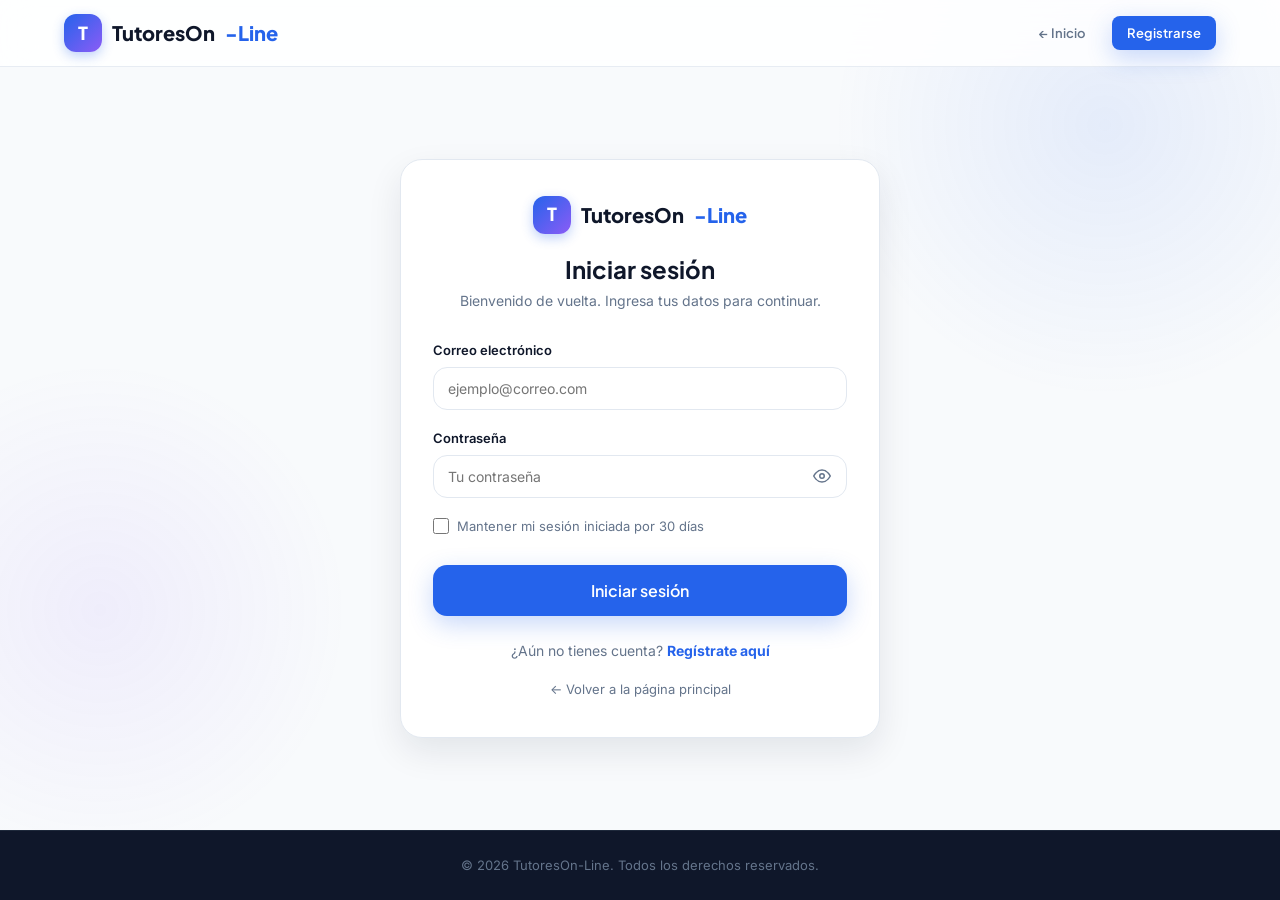
<file: login.html>
<!DOCTYPE html>
<html lang="es">
<head>
  <meta charset="UTF-8">
  <meta name="viewport" content="width=device-width, initial-scale=1.0">
  <title>Iniciar Sesión — TutoresOn-Line</title>
  <meta name="description" content="Accede a tu cuenta en TutoresOn-Line.">
  <link rel="preconnect" href="https://fonts.googleapis.com">
  <link rel="preconnect" href="https://fonts.gstatic.com" crossorigin>
  <link rel="stylesheet" href="https://fonts.googleapis.com/css2?family=Plus+Jakarta+Sans:wght@400;500;600;700;800&family=Inter:wght@400;500;600;700&display=swap">
  <link rel="stylesheet" href="assets/css/style.css">
</head>
<body>

  <!-- Iluminación de fondo sutil -->
  <div class="ambient-glow"></div>

  <!-- Barra de navegación superior -->
  <header class="navbar">
    <div class="container nav-inner">
      <a href="index.html" class="brand-logo">
        <div class="brand-icon">T</div>
        TutoresOn<span>-Line</span>
      </a>
      <div class="nav-actions">
        <a href="index.html" class="btn btn-ghost btn-sm">← Inicio</a>
        <a href="registro.html" class="btn btn-primary btn-sm">Registrarse</a>
      </div>
    </div>
  </header>

  <main class="auth-wrapper">
    <div class="auth-container">
      <div class="auth-card">
        <div class="auth-header">
          <a href="index.html" class="brand-logo">
            <div class="brand-icon">T</div>
            TutoresOn<span>-Line</span>
          </a>
          <h1>Iniciar sesión</h1>
          <p>Bienvenido de vuelta. Ingresa tus datos para continuar.</p>
        </div>

        <!-- Contenedor dinámico de alertas de error -->
        <div id="auth-alert" class="alert alert-danger" style="display: none;">
          <svg width="20" height="20" fill="none" stroke="currentColor" stroke-width="2" viewBox="0 0 24 24" style="flex-shrink:0;">
            <circle cx="12" cy="12" r="10"></circle>
            <line x1="12" y1="8" x2="12" y2="12"></line>
            <line x1="12" y1="16" x2="12.01" y2="16"></line>
          </svg>
          <div id="auth-alert-message"></div>
        </div>

        <!-- Formulario que envía los datos al backend PHP (login.php) -->
        <form action="php/login.php" method="POST" id="login-form">
          <input type="hidden" name="csrf_token" value="">
          <div class="form-group">
            <label for="email" class="form-label">Correo electrónico</label>
            <input 
              type="email" 
              name="email" 
              id="email" 
              class="form-control" 
              placeholder="ejemplo@correo.com" 
              maxlength="150"
              required 
              autocomplete="email"
            />
          </div>

          <div class="form-group">
            <div style="display:flex; justify-content:space-between; align-items:center; margin-bottom:6px;">
              <label for="password" class="form-label" style="margin-bottom:0;">Contraseña</label>
            </div>
            <div class="password-input-wrapper">
              <input 
                type="password" 
                name="password" 
                id="password" 
                class="form-control" 
                placeholder="Tu contraseña" 
                maxlength="72"
                required 
                autocomplete="current-password"
              />
              <button type="button" class="password-toggle-btn" data-target="password" aria-label="Mostrar u ocultar contraseña">
                <svg width="18" height="18" fill="none" stroke="currentColor" stroke-width="2" viewBox="0 0 24 24">
                  <path d="M1 12s4-8 11-8 11 8 11 8-4 8-11 8-11-8-11-8z"></path>
                  <circle cx="12" cy="12" r="3"></circle>
                </svg>
              </button>
            </div>
          </div>

          <div style="display:flex; align-items:center; gap:8px; margin: 2px 0 18px;">
            <input type="checkbox" name="remember" id="remember" value="1" style="width:16px;height:16px;accent-color:var(--primary);cursor:pointer;" />
            <label for="remember" style="font-size:13px; color:var(--text-muted); cursor:pointer; margin:0;">Mantener mi sesión iniciada por 30 días</label>
          </div>

          <button type="submit" class="btn btn-primary btn-full btn-lg" style="margin-top: 10px;">
            Iniciar sesión
          </button>
        </form>

        <div style="margin-top: 24px; text-align: center; font-size: 14px; color: var(--text-muted);">
          ¿Aún no tienes cuenta? 
          <a href="registro.html" style="color: var(--primary); font-weight: 700;">Regístrate aquí</a>
        </div>

        <div style="margin-top: 14px; text-align: center;">
          <a href="index.html" style="font-size: 13px; color: var(--text-muted); display: inline-flex; align-items: center; gap: 4px;">
            ← Volver a la página principal
          </a>
        </div>
      </div>
    </div>
  </main>

  <footer class="footer" style="padding: 24px 0; margin-top: auto;">
    <div class="container" style="text-align: center; font-size: 13px; color: #64748B;">
      &copy; 2026 TutoresOn-Line. Todos los derechos reservados.
    </div>
  </footer>

  <script src="assets/js/main.js" defer></script>
</body>
</html>
</file>
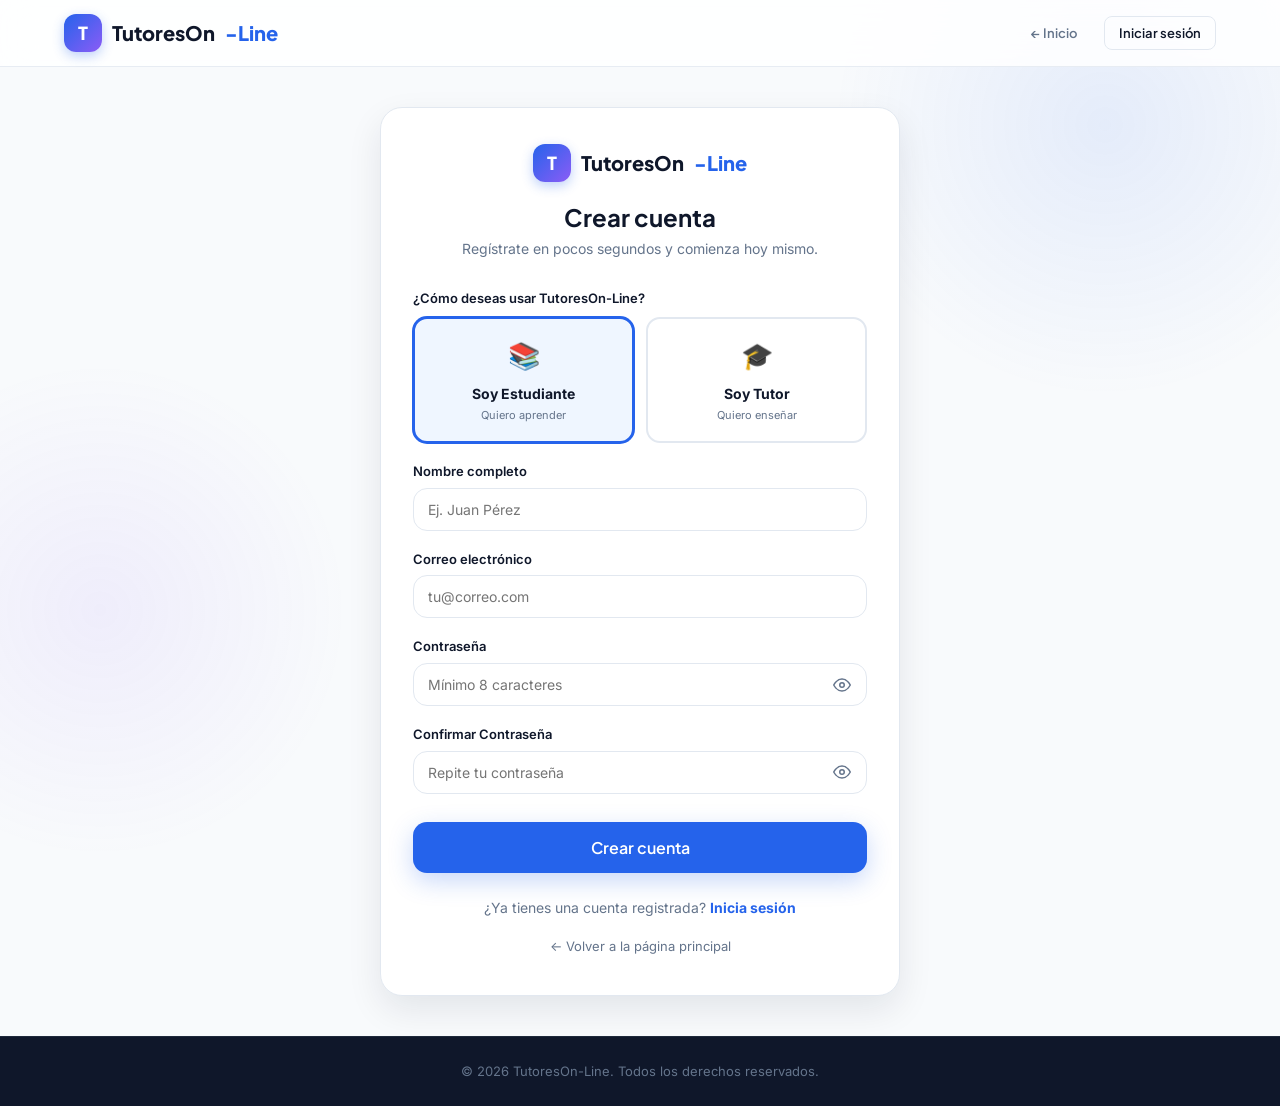
<file: registro.html>
<!DOCTYPE html>
<html lang="es">
<head>
  <meta charset="UTF-8">
  <meta name="viewport" content="width=device-width, initial-scale=1.0">
  <title>Crear Cuenta — TutoresOn-Line</title>
  <meta name="description" content="Regístrate en TutoresOn-Line como estudiante o tutor.">
  <link rel="preconnect" href="https://fonts.googleapis.com">
  <link rel="preconnect" href="https://fonts.gstatic.com" crossorigin>
  <link rel="stylesheet" href="https://fonts.googleapis.com/css2?family=Plus+Jakarta+Sans:wght@400;500;600;700;800&family=Inter:wght@400;500;600;700&display=swap">
  <link rel="stylesheet" href="assets/css/style.css">
</head>
<body>

  <!-- Iluminación de fondo sutil -->
  <div class="ambient-glow"></div>

  <!-- Barra de navegación superior -->
  <header class="navbar">
    <div class="container nav-inner">
      <a href="index.html" class="brand-logo">
        <div class="brand-icon">T</div>
        TutoresOn<span>-Line</span>
      </a>
      <div class="nav-actions">
        <a href="index.html" class="btn btn-ghost btn-sm">← Inicio</a>
        <a href="login.html" class="btn btn-outline btn-sm">Iniciar sesión</a>
      </div>
    </div>
  </header>

  <main class="auth-wrapper">
    <div class="auth-container" style="max-width: 520px;">
      <div class="auth-card">
        <div class="auth-header">
          <a href="index.html" class="brand-logo">
            <div class="brand-icon">T</div>
            TutoresOn<span>-Line</span>
          </a>
          <h1>Crear cuenta</h1>
          <p>Regístrate en pocos segundos y comienza hoy mismo.</p>
        </div>

        <!-- Alerta de errores dinámica -->
        <div id="auth-alert" class="alert alert-danger" style="display: none;">
          <svg width="20" height="20" fill="none" stroke="currentColor" stroke-width="2" viewBox="0 0 24 24" style="flex-shrink:0;">
            <circle cx="12" cy="12" r="10"></circle>
            <line x1="12" y1="8" x2="12" y2="12"></line>
            <line x1="12" y1="16" x2="12.01" y2="16"></line>
          </svg>
          <div id="auth-alert-message"></div>
        </div>

        <!-- Formulario que envía al backend PHP (registro.php) -->
        <form action="php/registro.php" method="POST" id="register-form">
          <input type="hidden" name="csrf_token" value="">
          
          <!-- Selector interactivo de Rol -->
          <label class="form-label" style="margin-bottom: 8px;">¿Cómo deseas usar TutoresOn-Line?</label>
          <div class="role-selector-grid">
            <label class="role-radio-card">
              <input 
                type="radio" 
                name="role" 
                value="student" 
                id="role-student"
                checked 
              />
              <div class="role-card-inner">
                <div class="role-icon">📚</div>
                <div class="role-title">Soy Estudiante</div>
                <div class="role-desc">Quiero aprender</div>
              </div>
            </label>

            <label class="role-radio-card">
              <input 
                type="radio" 
                name="role" 
                value="tutor" 
                id="role-tutor"
              />
              <div class="role-card-inner">
                <div class="role-icon">🎓</div>
                <div class="role-title">Soy Tutor</div>
                <div class="role-desc">Quiero enseñar</div>
              </div>
            </label>
          </div>

          <div class="form-group">
            <label for="name" class="form-label">Nombre completo</label>
            <input 
              type="text" 
              name="name" 
              id="name" 
              class="form-control" 
              placeholder="Ej. Juan Pérez" 
              maxlength="100"
              required 
              autocomplete="name"
            />
          </div>

          <div class="form-group">
            <label for="email" class="form-label">Correo electrónico</label>
            <input 
              type="email" 
              name="email" 
              id="email" 
              class="form-control" 
              placeholder="tu@correo.com" 
              maxlength="150"
              required 
              autocomplete="email"
            />
          </div>

          <!-- Campo dinámico para Tutores -->
          <div class="form-group" id="specialty-group" style="display: none;">
            <label for="specialty" class="form-label">Materia o Especialidad Principal</label>
            <input 
              type="text" 
              name="specialty" 
              id="specialty" 
              class="form-control" 
              placeholder="Ej: Matemáticas, Programación, Inglés..." 
              maxlength="255"
            />
          </div>

          <div class="form-group">
            <label for="reg-password" class="form-label">Contraseña</label>
            <div class="password-input-wrapper">
              <input 
                type="password" 
                name="password" 
                id="reg-password" 
                class="form-control" 
                placeholder="Mínimo 8 caracteres" 
                minlength="8"
                maxlength="72"
                required 
                autocomplete="new-password"
              />
              <button type="button" class="password-toggle-btn" data-target="reg-password" aria-label="Mostrar u ocultar contraseña">
                <svg width="18" height="18" fill="none" stroke="currentColor" stroke-width="2" viewBox="0 0 24 24">
                  <path d="M1 12s4-8 11-8 11 8 11 8-4 8-11 8-11-8-11-8z"></path>
                  <circle cx="12" cy="12" r="3"></circle>
                </svg>
              </button>
            </div>
          </div>

          <div class="form-group">
            <label for="confirm_password" class="form-label">Confirmar Contraseña</label>
            <div class="password-input-wrapper">
              <input 
                type="password" 
                name="confirm_password" 
                id="confirm_password" 
                class="form-control" 
                placeholder="Repite tu contraseña" 
                minlength="8"
                maxlength="72"
                required 
                autocomplete="new-password"
              />
              <button type="button" class="password-toggle-btn" data-target="confirm_password" aria-label="Mostrar u ocultar contraseña">
                <svg width="18" height="18" fill="none" stroke="currentColor" stroke-width="2" viewBox="0 0 24 24">
                  <path d="M1 12s4-8 11-8 11 8 11 8-4 8-11 8-11-8-11-8z"></path>
                  <circle cx="12" cy="12" r="3"></circle>
                </svg>
              </button>
            </div>
          </div>

          <button type="submit" class="btn btn-primary btn-full btn-lg" style="margin-top: 10px;">
            Crear cuenta
          </button>
        </form>

        <div style="margin-top: 24px; text-align: center; font-size: 14px; color: var(--text-muted);">
          ¿Ya tienes una cuenta registrada? 
          <a href="login.html" style="color: var(--primary); font-weight: 700;">Inicia sesión</a>
        </div>

        <div style="margin-top: 14px; text-align: center;">
          <a href="index.html" style="font-size: 13px; color: var(--text-muted); display: inline-flex; align-items: center; gap: 4px;">
            ← Volver a la página principal
          </a>
        </div>
      </div>
    </div>
  </main>

  <footer class="footer" style="padding: 24px 0; margin-top: auto;">
    <div class="container" style="text-align: center; font-size: 13px; color: #64748B;">
      &copy; 2026 TutoresOn-Line. Todos los derechos reservados.
    </div>
  </footer>

  <script src="assets/js/main.js" defer></script>
</body>
</html>
</file>
<file: assets/css/style.css>
:root {
  --primary: #2563EB;
  --primary-hover: #1D4ED8;
  --primary-light: #EFF6FF;
  --primary-ring: rgba(37, 99, 235, 0.2);

  --secondary: #8B5CF6;
  --secondary-light: #F5F3FF;

  --success: #10B981;
  --success-light: #ECFDF5;
  --warning: #F59E0B;
  --danger: #EF4444;
  --danger-light: #FEF2F2;

  --bg: #F8FAFC;
  --surface: #FFFFFF;
  --surface-alt: #F1F5F9;
  --text: #0F172A;
  --text-muted: #64748B;
  --text-light: #94A3B8;
  --border: #E2E8F0;
  --border-light: #F1F5F9;

  --radius-sm: 8px;
  --radius-md: 14px;
  --radius-lg: 22px;
  --radius-full: 9999px;

  --shadow-sm: 0 1px 3px rgba(15, 23, 42, 0.05);
  --shadow-md: 0 6px 20px rgba(15, 23, 42, 0.06);
  --shadow-lg: 0 14px 35px rgba(15, 23, 42, 0.09);
  --shadow-glow: 0 8px 25px rgba(37, 99, 235, 0.25);

  --font-heading: 'Plus Jakarta Sans', sans-serif;
  --font-body: 'Inter', sans-serif;
}

/* ── Reset & General ─────────────────────────────────────────── */
*,
*::before,
*::after {
  box-sizing: border-box;
  margin: 0;
  padding: 0;
}

html {
  scroll-behavior: smooth;
}

body {
  font-family: var(--font-body);
  background-color: var(--bg);
  color: var(--text);
  line-height: 1.6;
  -webkit-font-smoothing: antialiased;
  min-height: 100vh;
  display: flex;
  flex-direction: column;
}

a {
  color: inherit;
  text-decoration: none;
}

img {
  max-width: 100%;
  display: block;
}

/* ── Background Ambient Blobs ────────────────────────────────── */
.ambient-glow {
  position: fixed;
  inset: 0;
  pointer-events: none;
  z-index: -1;
  overflow: hidden;
}

.ambient-glow::before {
  content: '';
  position: absolute;
  top: -150px;
  right: -100px;
  width: 550px;
  height: 550px;
  border-radius: 50%;
  background: radial-gradient(circle, rgba(37, 99, 235, 0.09) 0%, transparent 70%);
}

.ambient-glow::after {
  content: '';
  position: absolute;
  top: 40%;
  left: -150px;
  width: 500px;
  height: 500px;
  border-radius: 50%;
  background: radial-gradient(circle, rgba(139, 92, 246, 0.08) 0%, transparent 70%);
}

/* ── Container ───────────────────────────────────────────────── */
.container {
  max-width: 1200px;
  margin: 0 auto;
  padding: 0 24px;
}

/* ── Typography & Gradients ──────────────────────────────────── */
h1,
h2,
h3,
h4,
h5,
h6 {
  font-family: var(--font-heading);
  color: var(--text);
  line-height: 1.25;
  font-weight: 700;
}

.text-gradient {
  background: linear-gradient(135deg, var(--primary) 0%, var(--secondary) 100%);
  -webkit-background-clip: text;
  -webkit-text-fill-color: transparent;
  background-clip: text;
}

/* ── Navbar ──────────────────────────────────────────────────── */
.navbar {
  position: sticky;
  top: 0;
  z-index: 100;
  padding: 14px 0;
  backdrop-filter: blur(16px);
  -webkit-backdrop-filter: blur(16px);
  background: rgba(255, 255, 255, 0.85);
  border-bottom: 1px solid rgba(226, 232, 240, 0.8);
  transition: all 0.2s ease;
}

.nav-inner {
  display: flex;
  align-items: center;
  justify-content: space-between;
  gap: 20px;
}

.brand-logo {
  display: flex;
  align-items: center;
  gap: 10px;
  font-family: var(--font-heading);
  font-weight: 800;
  font-size: 20px;
  color: var(--text);
}

.brand-icon {
  width: 38px;
  height: 38px;
  border-radius: 12px;
  background: linear-gradient(135deg, var(--primary), var(--secondary));
  color: #fff;
  display: flex;
  align-items: center;
  justify-content: center;
  font-weight: 800;
  font-size: 18px;
  box-shadow: 0 4px 12px rgba(37, 99, 235, 0.3);
}

.brand-logo span {
  color: var(--primary);
}

.nav-links {
  display: flex;
  align-items: center;
  gap: 8px;
  list-style: none;
}

.nav-link {
  font-size: 14px;
  font-weight: 500;
  color: var(--text-muted);
  padding: 8px 14px;
  border-radius: var(--radius-sm);
  transition: all 0.2s ease;
}

.nav-link:hover {
  color: var(--primary);
  background: var(--primary-light);
}

.nav-actions {
  display: flex;
  align-items: center;
  gap: 12px;
}

/* User Pill in Navbar */
.user-menu-pill {
  display: flex;
  align-items: center;
  gap: 10px;
  background: var(--surface);
  border: 1px solid var(--border);
  padding: 6px 14px 6px 8px;
  border-radius: var(--radius-full);
  box-shadow: var(--shadow-sm);
}

.user-avatar-circle {
  width: 32px;
  height: 32px;
  border-radius: 50%;
  background: linear-gradient(135deg, var(--primary), var(--secondary));
  color: #fff;
  font-weight: 700;
  font-size: 13px;
  display: flex;
  align-items: center;
  justify-content: center;
}

.user-info-text {
  display: flex;
  flex-direction: column;
  line-height: 1.2;
}

.user-info-name {
  font-size: 13px;
  font-weight: 600;
  color: var(--text);
}

.user-info-role {
  font-size: 11px;
  font-weight: 500;
  color: var(--primary);
}

/* ── Buttons ─────────────────────────────────────────────────── */
.btn {
  display: inline-flex;
  align-items: center;
  justify-content: center;
  gap: 8px;
  padding: 10px 20px;
  font-size: 14px;
  font-weight: 600;
  font-family: var(--font-heading);
  border-radius: var(--radius-md);
  border: 1px solid transparent;
  cursor: pointer;
  transition: all 0.2s cubic-bezier(0.16, 1, 0.3, 1);
  text-align: center;
}

.btn:active {
  transform: scale(0.98);
}

.btn-primary {
  background: var(--primary);
  color: #ffffff;
  box-shadow: var(--shadow-glow);
}

.btn-primary:hover {
  background: var(--primary-hover);
  box-shadow: 0 10px 30px rgba(37, 99, 235, 0.35);
}

.btn-secondary {
  background: var(--surface);
  color: var(--text);
  border-color: var(--border);
}

.btn-secondary:hover {
  background: var(--surface-alt);
  border-color: #CBD5E1;
}

.btn-outline {
  background: transparent;
  border-color: var(--border);
  color: var(--text);
}

.btn-outline:hover {
  background: var(--surface);
  border-color: var(--primary);
  color: var(--primary);
}

.btn-ghost {
  background: transparent;
  color: var(--text-muted);
}

.btn-ghost:hover {
  color: var(--text);
  background: rgba(15, 23, 42, 0.04);
}

.btn-danger-outline {
  background: transparent;
  color: var(--danger);
  border-color: rgba(239, 68, 68, 0.3);
}

.btn-danger-outline:hover {
  background: var(--danger-light);
  border-color: var(--danger);
}

.btn-sm {
  padding: 6px 14px;
  font-size: 13px;
  border-radius: var(--radius-sm);
}

.btn-lg {
  padding: 14px 26px;
  font-size: 16px;
  border-radius: var(--radius-md);
}

.btn-full {
  width: 100%;
}

/* ── Badges ──────────────────────────────────────────────────── */
.badge {
  display: inline-flex;
  align-items: center;
  gap: 5px;
  padding: 4px 10px;
  font-size: 11px;
  font-weight: 600;
  border-radius: var(--radius-full);
}

.badge-primary {
  background: var(--primary-light);
  color: var(--primary);
}

.badge-secondary {
  background: var(--secondary-light);
  color: var(--secondary);
}

.badge-success {
  background: var(--success-light);
  color: var(--success);
}

.badge-verified {
  background: linear-gradient(135deg, var(--primary), var(--secondary));
  color: #fff;
  font-size: 10px;
  padding: 3px 8px;
}

/* ── Hero Section ────────────────────────────────────────────── */
.hero-section {
  padding: 60px 0 40px;
  position: relative;
}

.hero-grid {
  display: grid;
  grid-template-columns: 1.15fr 0.85fr;
  gap: 48px;
  align-items: center;
}

.hero-pill {
  display: inline-flex;
  align-items: center;
  gap: 8px;
  padding: 6px 14px;
  border-radius: var(--radius-full);
  background: #EFF6FF;
  border: 1px solid #DBEAFE;
  font-size: 13px;
  font-weight: 600;
  color: var(--primary);
  margin-bottom: 20px;
}

.hero-dot {
  width: 8px;
  height: 8px;
  background: var(--success);
  border-radius: 50%;
  box-shadow: 0 0 0 3px rgba(16, 185, 129, 0.2);
}

.hero-title {
  font-size: 46px;
  font-weight: 800;
  letter-spacing: -0.02em;
  margin-bottom: 18px;
  color: var(--text);
}

.hero-subtitle {
  font-size: 18px;
  color: var(--text-muted);
  line-height: 1.6;
  margin-bottom: 32px;
  max-width: 520px;
}

/* Hero Search Bar */
.search-card {
  background: var(--surface);
  border: 1px solid var(--border);
  padding: 10px;
  border-radius: var(--radius-lg);
  box-shadow: var(--shadow-lg);
  display: flex;
  align-items: center;
  gap: 12px;
  margin-bottom: 28px;
}

.search-input-group {
  display: flex;
  align-items: center;
  gap: 10px;
  flex: 1;
  padding: 8px 14px;
  background: var(--surface-alt);
  border-radius: var(--radius-md);
}

.search-input-group svg {
  color: var(--text-muted);
  flex-shrink: 0;
}

.search-input-group input,
.search-input-group select {
  border: none;
  background: transparent;
  outline: none;
  width: 100%;
  font-family: inherit;
  font-size: 14px;
  color: var(--text);
}

.hero-stats {
  display: flex;
  align-items: center;
  gap: 32px;
}

.stat-box {
  display: flex;
  flex-direction: column;
}

.stat-value {
  font-size: 24px;
  font-weight: 800;
  font-family: var(--font-heading);
  color: var(--text);
}

.stat-label {
  font-size: 13px;
  color: var(--text-muted);
}

/* Hero Right Visuals */
.hero-visual-card {
  position: relative;
  background: linear-gradient(145deg, #ffffff, #f1f5f9);
  border-radius: var(--radius-lg);
  padding: 18px;
  border: 1px solid rgba(226, 232, 240, 0.8);
  box-shadow: var(--shadow-lg);
}

.hero-main-img {
  width: 100%;
  height: 380px;
  object-fit: cover;
  border-radius: var(--radius-md);
}

.float-badge {
  position: absolute;
  background: rgba(255, 255, 255, 0.95);
  backdrop-filter: blur(12px);
  border: 1px solid var(--border);
  box-shadow: var(--shadow-lg);
  border-radius: var(--radius-md);
  padding: 12px 16px;
  display: flex;
  align-items: center;
  gap: 12px;
}

.float-badge-top {
  top: -16px;
  right: -16px;
}

.float-badge-bottom {
  bottom: -20px;
  left: -20px;
}

/* ── Section General ─────────────────────────────────────────── */
.section {
  padding: 70px 0;
}

.section-header {
  text-align: center;
  max-width: 640px;
  margin: 0 auto 48px;
}

.section-tag {
  font-size: 12px;
  font-weight: 700;
  text-transform: uppercase;
  letter-spacing: 0.08em;
  color: var(--primary);
  margin-bottom: 8px;
  display: inline-block;
}

.section-title {
  font-size: 32px;
  margin-bottom: 12px;
}

.section-desc {
  font-size: 16px;
  color: var(--text-muted);
}

/* ── Subjects Grid ───────────────────────────────────────────── */
.subjects-grid {
  display: grid;
  grid-template-columns: repeat(auto-fill, minmax(200px, 1fr));
  gap: 20px;
}

.subject-card {
  background: var(--surface);
  border: 1px solid var(--border);
  border-radius: var(--radius-md);
  padding: 22px 18px;
  display: flex;
  align-items: center;
  gap: 14px;
  cursor: pointer;
  transition: all 0.25s ease;
  box-shadow: var(--shadow-sm);
}

.subject-card:hover {
  transform: translateY(-4px);
  border-color: var(--primary);
  box-shadow: var(--shadow-md);
}

.subject-icon {
  width: 48px;
  height: 48px;
  border-radius: 12px;
  display: flex;
  align-items: center;
  justify-content: center;
  font-size: 20px;
  color: #fff;
  flex-shrink: 0;
}

.subject-info h4 {
  font-size: 15px;
  margin-bottom: 2px;
}

.subject-info span {
  font-size: 12px;
  color: var(--text-muted);
}

/* ── Tutors Grid ─────────────────────────────────────────────── */
.tutors-grid {
  display: grid;
  grid-template-columns: repeat(auto-fill, minmax(280px, 1fr));
  gap: 24px;
}

.tutor-card {
  background: var(--surface);
  border: 1px solid var(--border);
  border-radius: var(--radius-lg);
  overflow: hidden;
  box-shadow: var(--shadow-sm);
  transition: all 0.25s ease;
  display: flex;
  flex-direction: column;
}

.tutor-card:hover {
  transform: translateY(-5px);
  box-shadow: var(--shadow-lg);
  border-color: rgba(37, 99, 235, 0.4);
}

.tutor-card-body {
  padding: 24px;
  display: flex;
  flex-direction: column;
  flex: 1;
}

.tutor-header {
  display: flex;
  gap: 14px;
  margin-bottom: 16px;
}

.tutor-avatar-wrap {
  position: relative;
  flex-shrink: 0;
}

.tutor-avatar {
  width: 60px;
  height: 60px;
  border-radius: var(--radius-md);
  object-fit: cover;
}

.tutor-avatar-wrap .badge-check {
  position: absolute;
  bottom: -4px;
  right: -4px;
  width: 20px;
  height: 20px;
  background: var(--primary);
  color: #fff;
  border: 2px solid #fff;
  border-radius: 50%;
  display: flex;
  align-items: center;
  justify-content: center;
  font-size: 10px;
  font-weight: 700;
}

.tutor-name {
  font-size: 16px;
  font-weight: 700;
  margin-bottom: 4px;
}

.tutor-subject {
  font-size: 13px;
  color: var(--primary);
  font-weight: 600;
  margin-bottom: 4px;
}

.tutor-rating {
  display: flex;
  align-items: center;
  gap: 4px;
  font-size: 12px;
  color: var(--text-muted);
}

.tutor-rating .star {
  color: #F59E0B;
  font-size: 14px;
}

.tutor-bio {
  font-size: 13px;
  color: var(--text-muted);
  line-height: 1.5;
  margin-bottom: 18px;
  flex: 1;
}

.tutor-tags {
  display: flex;
  flex-wrap: wrap;
  gap: 6px;
  margin-bottom: 20px;
}

.tutor-tag {
  background: var(--surface-alt);
  padding: 3px 8px;
  border-radius: var(--radius-sm);
  font-size: 11px;
  color: var(--text-muted);
}

.tutor-footer {
  border-top: 1px solid var(--border-light);
  padding-top: 16px;
  display: flex;
  align-items: center;
  justify-content: space-between;
}

.tutor-price {
  font-size: 18px;
  font-weight: 800;
  font-family: var(--font-heading);
  color: var(--text);
}

.tutor-price span {
  font-size: 12px;
  font-weight: 400;
  color: var(--text-muted);
}

/* ── Features / How it works ─────────────────────────────────── */
.steps-grid {
  display: grid;
  grid-template-columns: repeat(auto-fit, minmax(260px, 1fr));
  gap: 28px;
}

.step-card {
  background: var(--surface);
  border: 1px solid var(--border);
  border-radius: var(--radius-lg);
  padding: 32px 24px;
  position: relative;
  box-shadow: var(--shadow-sm);
}

.step-number {
  width: 44px;
  height: 44px;
  border-radius: 14px;
  background: var(--primary-light);
  color: var(--primary);
  font-size: 18px;
  font-weight: 800;
  font-family: var(--font-heading);
  display: flex;
  align-items: center;
  justify-content: center;
  margin-bottom: 20px;
}

.step-card h3 {
  font-size: 18px;
  margin-bottom: 10px;
}

.step-card p {
  font-size: 14px;
  color: var(--text-muted);
  line-height: 1.6;
}

/* ── Banner CTA ──────────────────────────────────────────────── */
.cta-banner {
  background: linear-gradient(135deg, #1E3A8A 0%, #3B82F6 100%);
  border-radius: var(--radius-lg);
  padding: 60px 40px;
  color: #fff;
  text-align: center;
  position: relative;
  overflow: hidden;
  box-shadow: var(--shadow-lg);
}

.cta-banner h2 {
  color: #fff;
  font-size: 36px;
  margin-bottom: 14px;
}

.cta-banner p {
  font-size: 17px;
  color: rgba(255, 255, 255, 0.85);
  max-width: 600px;
  margin: 0 auto 30px;
}

.cta-actions {
  display: flex;
  justify-content: center;
  gap: 16px;
  flex-wrap: wrap;
}

/* ── Auth Screens (Login & Registro) ─────────────────────────── */
.auth-wrapper {
  flex: 1;
  display: flex;
  align-items: center;
  justify-content: center;
  padding: 40px 20px;
}

.auth-container {
  width: 100%;
  max-width: 480px;
}

.auth-card {
  background: var(--surface);
  border: 1px solid var(--border);
  border-radius: var(--radius-lg);
  padding: 36px 32px;
  box-shadow: var(--shadow-lg);
}

.auth-header {
  text-align: center;
  margin-bottom: 28px;
}

.auth-header .brand-logo {
  justify-content: center;
  margin-bottom: 20px;
}

.auth-header h1 {
  font-size: 24px;
  margin-bottom: 6px;
}

.auth-header p {
  font-size: 14px;
  color: var(--text-muted);
}

/* Form Controls */
.form-group {
  margin-bottom: 18px;
}

.form-label {
  display: block;
  font-size: 13px;
  font-weight: 600;
  color: var(--text);
  margin-bottom: 6px;
}

.form-control {
  width: 100%;
  padding: 12px 14px;
  font-size: 14px;
  font-family: inherit;
  color: var(--text);
  background: var(--surface);
  border: 1px solid var(--border);
  border-radius: var(--radius-md);
  outline: none;
  transition: all 0.2s ease;
}

.form-control:focus {
  border-color: var(--primary);
  box-shadow: 0 0 0 3px var(--primary-ring);
}

.password-input-wrapper {
  position: relative;
}

.password-toggle-btn {
  position: absolute;
  right: 12px;
  top: 50%;
  transform: translateY(-50%);
  background: none;
  border: none;
  color: var(--text-muted);
  cursor: pointer;
  padding: 4px;
  font-size: 16px;
  display: flex;
  align-items: center;
  justify-content: center;
}

/* Role Selector Buttons */
.role-selector-grid {
  display: grid;
  grid-template-columns: 1fr 1fr;
  gap: 12px;
  margin-bottom: 18px;
}

.role-radio-card {
  position: relative;
  display: block;
  cursor: pointer;
}

.role-radio-card input {
  position: absolute;
  opacity: 0;
  width: 0;
  height: 0;
}

.role-card-inner {
  border: 2px solid var(--border);
  border-radius: var(--radius-md);
  padding: 16px 12px;
  text-align: center;
  transition: all 0.2s ease;
  background: var(--surface);
}

.role-card-inner .role-icon {
  font-size: 26px;
  margin-bottom: 6px;
}

.role-card-inner .role-title {
  font-weight: 700;
  font-size: 14px;
  color: var(--text);
  margin-bottom: 2px;
}

.role-card-inner .role-desc {
  font-size: 11px;
  color: var(--text-muted);
}

.role-radio-card input:checked+.role-card-inner {
  border-color: var(--primary);
  background: var(--primary-light);
  box-shadow: 0 0 0 1px var(--primary);
}







/* Alert Notification */
.alert {
  padding: 12px 16px;
  border-radius: var(--radius-md);
  font-size: 13px;
  font-weight: 500;
  margin-bottom: 20px;
  display: flex;
  align-items: flex-start;
  gap: 10px;
}

.alert-danger {
  background: var(--danger-light);
  color: #B91C1C;
  border: 1px solid #FECACA;
}

.alert-success {
  background: var(--success-light);
  color: #065F46;
  border: 1px solid #A7F3D0;
}

.alert-info {
  background: var(--primary-light);
  color: #1E40AF;
  border: 1px solid #BFDBFE;
}

/* Session Notice Banner (When logged in on landing) */
.user-welcome-banner {
  background: linear-gradient(135deg, #EFF6FF, #F5F3FF);
  border: 1px solid #DBEAFE;
  border-radius: var(--radius-lg);
  padding: 20px 24px;
  margin: 24px auto 0;
  display: flex;
  align-items: center;
  justify-content: space-between;
  gap: 16px;
  box-shadow: var(--shadow-sm);
}

.user-welcome-info {
  display: flex;
  align-items: center;
  gap: 14px;
}

.user-welcome-avatar {
  width: 44px;
  height: 44px;
  border-radius: 12px;
  background: linear-gradient(135deg, var(--primary), var(--secondary));
  color: #fff;
  display: flex;
  align-items: center;
  justify-content: center;
  font-weight: 800;
  font-size: 18px;
}

/* ── Footer ──────────────────────────────────────────────────── */
.footer {
  background: #0F172A;
  color: #94A3B8;
  padding: 60px 0 30px;
  margin-top: auto;
  border-top: 1px solid #1E293B;
}

.footer-grid {
  display: grid;
  grid-template-columns: 1.5fr 1fr 1fr 1fr;
  gap: 40px;
  margin-bottom: 40px;
}

.footer-brand .brand-logo {
  color: #fff;
  margin-bottom: 12px;
}

.footer-desc {
  font-size: 14px;
  line-height: 1.6;
}

.footer-col h4 {
  color: #fff;
  font-size: 15px;
  margin-bottom: 16px;
}

.footer-links {
  list-style: none;
  display: flex;
  flex-direction: column;
  gap: 10px;
}

.footer-links a {
  font-size: 13px;
  color: #94A3B8;
  transition: color 0.2s;
}

.footer-links a:hover {
  color: #fff;
}

.footer-bottom {
  border-top: 1px solid #1E293B;
  padding-top: 24px;
  display: flex;
  align-items: center;
  justify-content: space-between;
  font-size: 13px;
}

/* ── Toast Notifications ─────────────────────────────────────── */
.toast-container {
  position: fixed;
  bottom: 24px;
  right: 24px;
  z-index: 9999;
}

.toast {
  background: #0F172A;
  color: #fff;
  padding: 14px 20px;
  border-radius: var(--radius-md);
  box-shadow: 0 10px 30px rgba(0, 0, 0, 0.25);
  display: flex;
  align-items: center;
  gap: 12px;
  font-size: 14px;
  font-weight: 500;
  animation: slideInUp 0.3s ease forwards;
}

@keyframes slideInUp {
  from {
    opacity: 0;
    transform: translateY(20px);
  }

  to {
    opacity: 1;
    transform: translateY(0);
  }
}

/* ── Responsive ──────────────────────────────────────────────── */
@media (max-width: 900px) {
  .hero-grid {
    grid-template-columns: 1fr;
    gap: 36px;
  }

  .hero-title {
    font-size: 34px;
  }

  .hero-visual-card {
    max-width: 480px;
    margin: 0 auto;
  }

  .footer-grid {
    grid-template-columns: 1fr 1fr;
  }
}

@media (max-width: 640px) {
  .nav-links {
    display: none;
  }

  .search-card {
    flex-direction: column;
    padding: 12px;
  }

  .search-input-group {
    width: 100%;
  }

  .hero-stats {
    flex-wrap: wrap;
    gap: 18px;
  }

  .auth-card {
    padding: 24px 20px;
  }

  .user-welcome-banner {
    flex-direction: column;
    align-items: flex-start;
  }

  .footer-grid {
    grid-template-columns: 1fr;
  }
}

/* Formulario de cierre de sesión (POST con token CSRF) */
.logout-form { margin: 0; display: inline-flex; }

/* Estado vacío del listado de tutores */
.tutors-empty {
  text-align: center;
  color: var(--text-muted);
  font-size: 15px;
  padding: 24px 0 8px;
}
</file>
